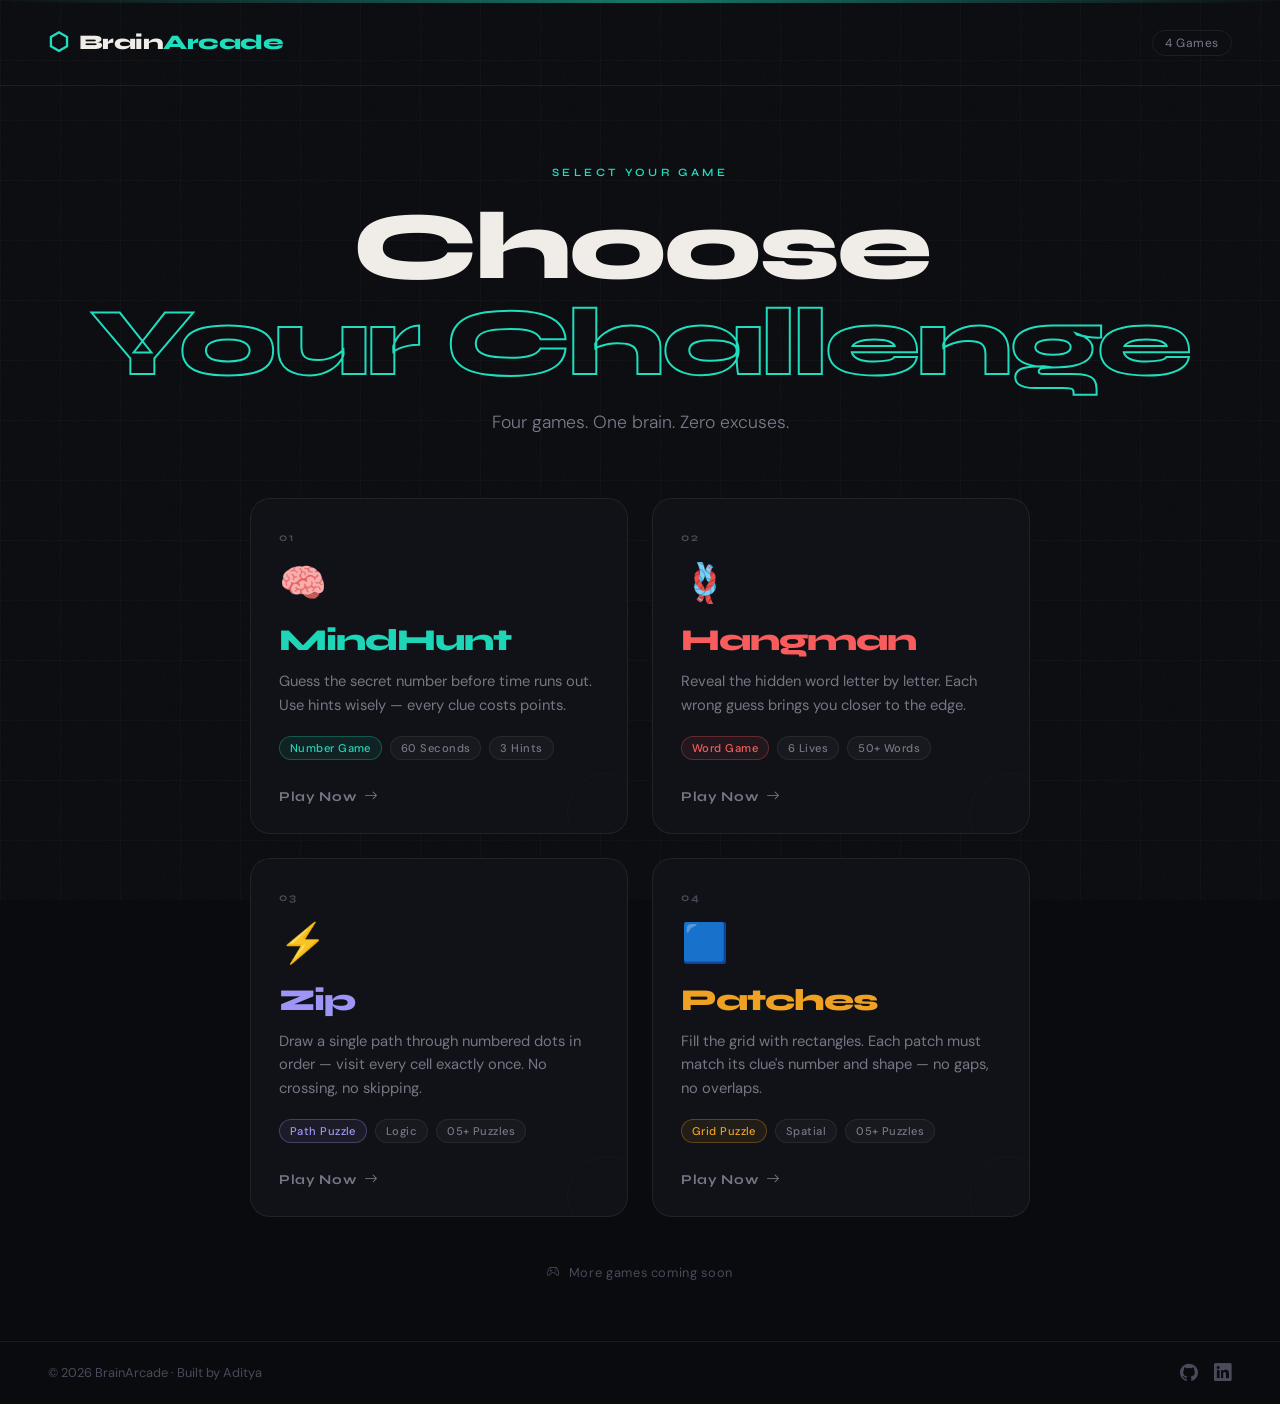
<file: index.html>
<!DOCTYPE html>
<html lang="en">
<head>
  <meta charset="UTF-8">
  <meta name="viewport" content="width=device-width, initial-scale=1.0">
  <title>🕹️ BrainArcade</title>
  <link rel="stylesheet" href="BrainArcade.css">
  <link rel="stylesheet" href="https://cdn.jsdelivr.net/npm/bootstrap-icons@1.11.3/font/bootstrap-icons.css">
  <link rel="preconnect" href="https://fonts.googleapis.com">
  <link rel="stylesheet" href="https://fonts.googleapis.com/css2?family=Syne:wght@400;600;700;800&family=DM+Sans:wght@300;400;500&display=swap">
  <script src="https://cdnjs.cloudflare.com/ajax/libs/gsap/3.12.5/gsap.min.js"></script>
</head>
<body class="landing-body">
  <div class="noise-overlay"></div>
  <div class="grid-bg"></div>
  <div class="scanline"></div>

  <header class="arcade-header">
    <div class="logo-wrap">
      <span class="logo-icon">⬡</span>
      <span class="logo-text">Brain<em>Arcade</em></span>
    </div>
    <div class="header-tag">4 Games</div>
  </header>

  <main class="landing-main">
    <div class="hero-section">
      <p class="hero-eyebrow">SELECT YOUR GAME</p>
      <h1 class="hero-title">Choose <br><span class="title-accent">Your Challenge</span></h1>
      <p class="hero-sub">Four games. One brain. Zero excuses.</p>
    </div>

    <div class="game-grid">
      <!-- MindHunt Card -->
      <a href="mindhunt.html" class="game-card" id="card-mindhunt">
        <div class="card-glow glow-teal"></div>
        <div class="card-number">01</div>
        <div class="card-icon-wrap">
          <div class="card-icon">🧠</div>
        </div>
        <div class="card-body">
          <h2 class="card-title">MindHunt</h2>
          <p class="card-desc">Guess the secret number before time runs out. Use hints wisely — every clue costs points.</p>
          <div class="card-tags">
            <span class="tag tag-teal">Number Game</span>
            <span class="tag tag-gray">60 Seconds</span>
            <span class="tag tag-gray">3 Hints</span>
          </div>
        </div>
        <div class="card-cta">
          Play Now <i class="bi bi-arrow-right"></i>
        </div>
        <div class="card-corner-deco"></div>
      </a>

      <!-- Hangman Card -->
      <a href="hangman.html" class="game-card" id="card-hangman">
        <div class="card-glow glow-coral"></div>
        <div class="card-number">02</div>
        <div class="card-icon-wrap">
          <div class="card-icon">🪢</div>
        </div>
        <div class="card-body">
          <h2 class="card-title">Hangman</h2>
          <p class="card-desc">Reveal the hidden word letter by letter. Each wrong guess brings you closer to the edge.</p>
          <div class="card-tags">
            <span class="tag tag-coral">Word Game</span>
            <span class="tag tag-gray">6 Lives</span>
            <span class="tag tag-gray">50+ Words</span>
          </div>
        </div>
        <div class="card-cta">
          Play Now <i class="bi bi-arrow-right"></i>
        </div>
        <div class="card-corner-deco"></div>
      </a>

      <a href="zip.html" class="game-card" id="card-zip">
        <div class="card-glow glow-purple"></div>
        <div class="card-number">03</div>
        <div class="card-icon-wrap">
          <div class="card-icon">⚡</div>
        </div>
        <div class="card-body">
          <h2 class="card-title">Zip</h2>
          <p class="card-desc">Draw a single path through numbered dots in order — visit every cell exactly once. No crossing, no skipping.</p>
          <div class="card-tags">
            <span class="tag tag-purple">Path Puzzle</span>
            <span class="tag tag-gray">Logic</span>
            <span class="tag tag-gray">05+ Puzzles</span>
          </div>
        </div>
        <div class="card-cta">
          Play Now <i class="bi bi-arrow-right"></i>
        </div>
        <div class="card-corner-deco"></div>
      </a>

      <a href="patches.html" class="game-card" id="card-pt">
        <div class="card-glow glow-amber"></div>
        <div class="card-number">04</div>
        <div class="card-icon-wrap">
          <div class="card-icon">🟦</div>
        </div>
        <div class="card-body">
          <h2 class="card-title">Patches</h2>
          <p class="card-desc">Fill the grid with rectangles. Each patch must match its clue's number and shape — no gaps, no overlaps.</p>
          <div class="card-tags">
            <span class="tag tag-amber">Grid Puzzle</span>
            <span class="tag tag-gray">Spatial</span>
            <span class="tag tag-gray">05+ Puzzles</span>
          </div>
        </div>
        <div class="card-cta">
          Play Now <i class="bi bi-arrow-right"></i>
        </div>
        <div class="card-corner-deco"></div>
      </a>
    </div>

    <div class="landing-footer-note">
      <i class="bi bi-controller"></i> More games coming soon
    </div>
  </main>

  <footer class="landing-footer">
    <span>© 2026 BrainArcade · Built by Aditya</span>
    <div class="footer-links">
      <a href="https://github.com/aditya-k-bharti" target="_blank" rel="noopener noreferrer"><i class="bi bi-github"></i></a>
      <a href="https://linkedin.com/in/aditya-kumar-bharti-dev" target="_blank" rel="noopener noreferrer"><i class="bi bi-linkedin"></i></a>
    </div>
  </footer>

  <script src="app.js"></script>
</body>
</html>
</file>
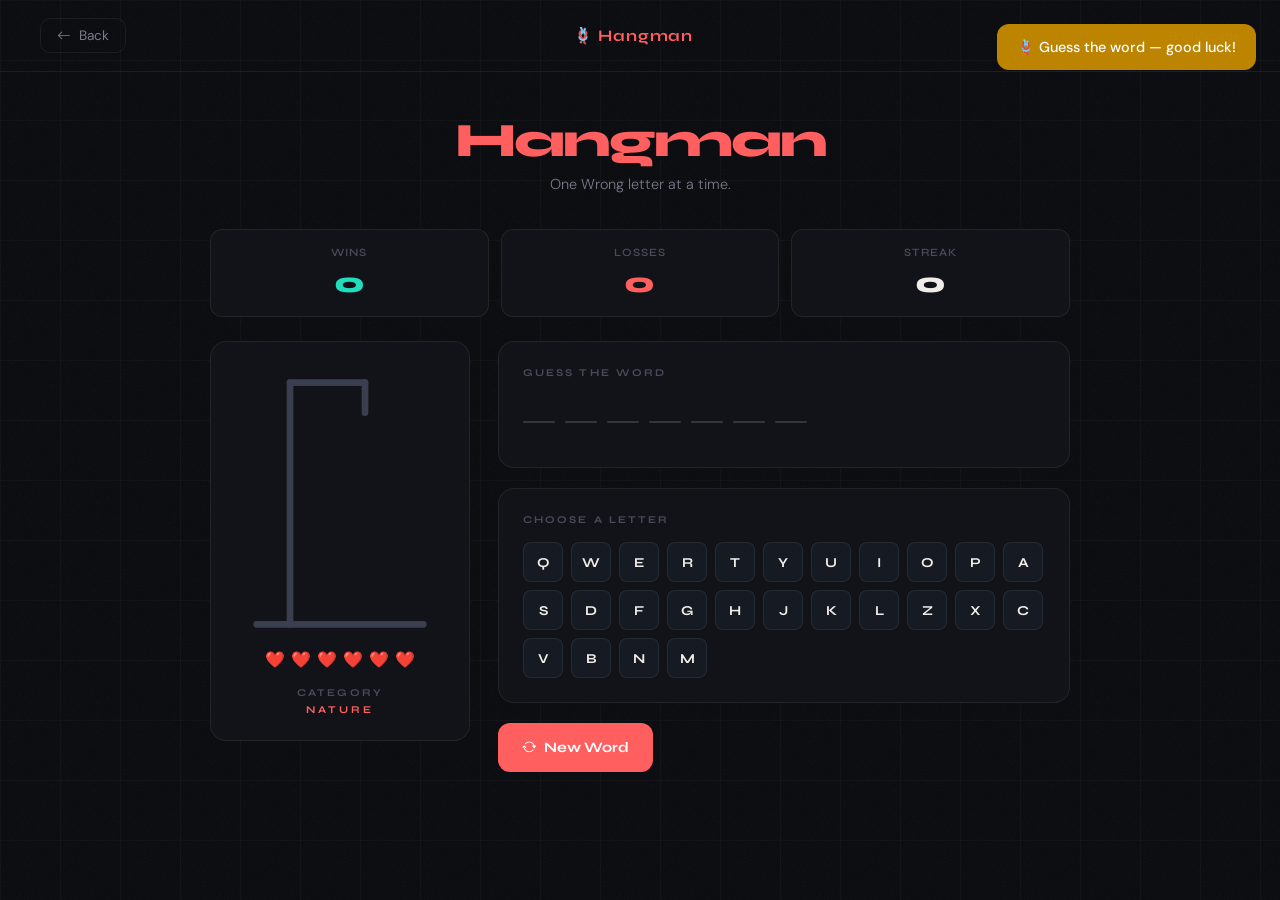
<file: hangman.html>
<!DOCTYPE html>
<html lang="en">
<head>
  <meta charset="UTF-8">
  <meta name="viewport" content="width=device-width, initial-scale=1.0">
  <title>🪢 Hangman — BrainArcade</title>
  <link rel="stylesheet" href="BrainArcade.css">
  <link rel="preconnect" href="https://fonts.googleapis.com">
  <link rel="stylesheet" href="https://fonts.googleapis.com/css2?family=Syne:wght@400;600;700;800&family=DM+Sans:wght@300;400;500&display=swap">
  <link rel="stylesheet" href="https://cdn.jsdelivr.net/npm/bootstrap-icons@1.11.3/font/bootstrap-icons.css">
  <script src="https://cdnjs.cloudflare.com/ajax/libs/gsap/3.12.5/gsap.min.js"></script>
</head>
<body class="game-body">
  <div class="noise-overlay"></div>
  <div class="grid-bg"></div>
  <div id="hm-toast"></div>

  <!-- Result Overlay -->
  <div class="result-overlay" id="hm-result-overlay">
    <div class="result-card">
      <div class="result-emoji" id="res-emoji">
        <div class="gift-blast-wrap" id="gift-blast-wrap">
          <canvas id="burst-canvas"></canvas>
          <div class="gift-icon-ring" id="gift-icon-ring">
            <i class="bi bi-gift-fill gift-icon" id="gift-icon"></i>
          </div>
        </div>
      </div>
      <div class="result-title" id="res-title">You Won!</div>
      <div class="result-word" id="res-word">The word was <span id="res-word-val">—</span></div>
      <div class="hm-play-again">
        <button class="btn-teal" onclick="hmNewGame()"><i class="bi bi-arrow-repeat"></i> Play Again</button>
        <button class="btn-coral hm-back" onclick="window.location.href='index.html'"><i class="bi bi-arrow-left"></i> Home</button>
      </div>
    </div>
  </div>

  <nav class="game-topbar">
    <button class="back-btn" onclick="window.location.href='index.html'">
      <i class="bi bi-arrow-left"></i> <span>Back</span>
    </button>
    <div class="topbar-game-title hangman-coral">🪢 Hangman</div>
    <div class="topbar-right">
      <span class="hangman-text">BrainArcade</span>
    </div>
  </nav>

  <div class="hm-wrap">
    <h1 class="hm-title">Hangman</h1>
    <p class="hm-sub">One Wrong letter at a time.</p>

    <!-- Stats -->
    <div class="hm-stats stats-hangman">
      <div class="stat-box">
        <div class="stat-box-label">Wins</div>
        <div class="stat-box-val hangman-teal" id="hm-wins">0</div>
      </div>
      <div class="stat-box">
        <div class="stat-box-label">Losses</div>
        <div class="stat-box-val hangman-coral" id="hm-losses">0</div>
      </div>
      <div class="stat-box">
        <div class="stat-box-label">Streak</div>
        <div class="stat-box-val" id="hm-streak">0</div>
      </div>
    </div>

    <div class="hm-layout">
      <!-- Left: Gallows -->
      <div class="hm-gallows-panel">
        <svg id="gallows-svg" viewBox="0 0 120 160" fill="none" xmlns="http://www.w3.org/2000/svg">
          <!-- Static structure -->
          <line x1="10" y1="155" x2="110" y2="155" stroke="#3a3f50" stroke-width="4" stroke-linecap="round"/>
          <line x1="30" y1="155" x2="30" y2="10" stroke="#3a3f50" stroke-width="4" stroke-linecap="round"/>
          <line x1="30" y1="10" x2="75" y2="10" stroke="#3a3f50" stroke-width="4" stroke-linecap="round"/>
          <line x1="75" y1="10" x2="75" y2="28" stroke="#3a3f50" stroke-width="4" stroke-linecap="round"/>
          <!-- Body parts (hidden initially) -->
          <circle id="hm-head" cx="75" cy="38" r="10" stroke="#ff5f5f" stroke-width="3" opacity="0"/>
          <line id="hm-body" x1="75" y1="48" x2="75" y2="90" stroke="#ff5f5f" stroke-width="3" stroke-linecap="round" opacity="0"/>
          <line id="hm-larm" x1="75" y1="60" x2="55" y2="78" stroke="#ff5f5f" stroke-width="3" stroke-linecap="round" opacity="0"/>
          <line id="hm-rarm" x1="75" y1="60" x2="95" y2="78" stroke="#ff5f5f" stroke-width="3" stroke-linecap="round" opacity="0"/>
          <line id="hm-lleg" x1="75" y1="90" x2="55" y2="115" stroke="#ff5f5f" stroke-width="3" stroke-linecap="round" opacity="0"/>
          <line id="hm-rleg" x1="75" y1="90" x2="95" y2="115" stroke="#ff5f5f" stroke-width="3" stroke-linecap="round" opacity="0"/>
        </svg>

        <div class="lives-row" id="hm-hearts">
          <span class="heart">❤️</span>
          <span class="heart">❤️</span>
          <span class="heart">❤️</span>
          <span class="heart">❤️</span>
          <span class="heart">❤️</span>
          <span class="heart">❤️</span>
        </div>

        <div class="hm-cate">
          <div class="panel-label hangman-category">Category</div>
          <div class="hm-category" id="hm-category-label">—</div>
        </div>
      </div>

      <!-- Right: Word + Keyboard -->
      <div class="hm-main-col">
        <div class="panel">
          <div class="panel-label">Guess the Word</div>
          <div class="word-display" id="hm-word-display"></div>
        </div>

        <div class="panel">
          <div class="panel-label">Choose a letter</div>
          <div class="keyboard" id="hm-keyboard"></div>
        </div>

        <div class="mh-actions">
          <button class="btn-coral" onclick="hmNewGame()"><i class="bi bi-arrow-repeat"></i> New Word</button>
        </div>
      </div>
    </div>
  </div>

  <script src="app.js"></script>
  <script src="hangman.js"></script>
</body>
</html>
</file>
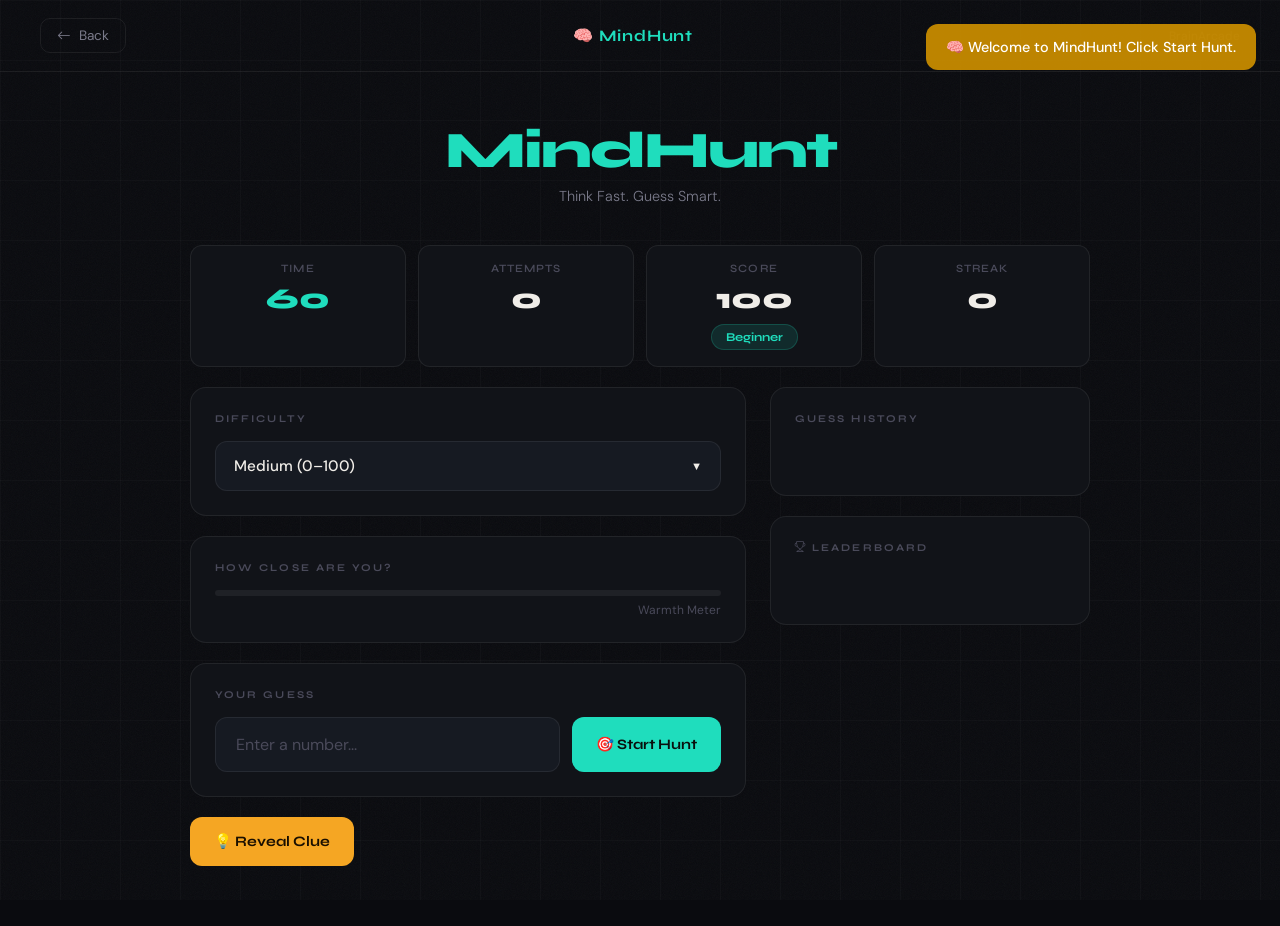
<file: mindhunt.html>
<!DOCTYPE html>
<html lang="en">
<head>
  <meta charset="UTF-8">
  <meta name="viewport" content="width=device-width, initial-scale=1.0">
  <title>🧠 MindHunt - A Brain Teaser</title>
  <link rel="stylesheet" href="BrainArcade.css">
  <link rel="preconnect" href="https://fonts.googleapis.com">
  <link rel="stylesheet" href="https://fonts.googleapis.com/css2?family=Syne:wght@400;600;700;800&family=DM+Sans:wght@300;400;500&display=swap">
  <link rel="stylesheet" href="https://cdn.jsdelivr.net/npm/bootstrap-icons@1.11.3/font/bootstrap-icons.css">
  <script src="https://cdnjs.cloudflare.com/ajax/libs/gsap/3.12.5/gsap.min.js"></script>
</head>
<body class="game-body">
  <div class="noise-overlay"></div>
  <div class="grid-bg"></div>
  <div id="mh-toast" class=""></div>

  <nav class="game-topbar">
    <button class="back-btn" onclick="window.location.href='index.html'"><i class="bi bi-arrow-left"></i> Back</button>
    <div class="topbar-game-title mindhunt-teal">🧠 MindHunt</div>
    <div class="topbar-right">
      <span class="mindhunt-text">BrainArcade</span>
    </div>
  </nav>

  <div class="mindhunt-wrap">
    <div class="mh-title-row">
      <h1 class="mh-title">MindHunt</h1>
      <p class="mh-sub">Think Fast. Guess Smart.</p>
    </div>

    <!-- Stats row -->
    <div class="stats-row mh-stats">
      <div class="stat-box">
        <div class="stat-box-label">Time</div>
        <div class="stat-box-val" id="mh-timer-val">60</div>
      </div>
      <div class="stat-box">
        <div class="stat-box-label">Attempts</div>
        <div class="stat-box-val" id="mh-attempts-val">0</div>
      </div>
      <div class="stat-box">
        <div class="stat-box-label">Score</div>
        <div class="stat-box-val" id="mh-score-val">100</div>
        <div id="mh-badge" class="badge-pill">Beginner</div>
      </div>
      <div class="stat-box">
        <div class="stat-box-label">Streak</div>
        <div class="stat-box-val" id="mh-streak-val">0</div>
      </div>
    </div>

    <div class="mh-layout">
      <!-- main column -->
      <div class="mh-main-col">
        <!-- Difficulty -->
        <div class="panel mh-panel">
          <div class="panel-label">Difficulty</div>
          <button class="diff-btn" id="mh-diff-btn">
            <span id="mh-diff-label">Medium (0–100)</span>
            <span class="chevron">▼</span>
          </button>
          <div class="diff-dropdown" id="mh-diff-dropdown">
            <div class="diff-item" data-value="50">Easy &nbsp;<small class="mh-diff-item">0 – 50</small></div>
            <div class="diff-item active" data-value="100">Medium &nbsp;<small class="mh-diff-item">0 – 100</small></div>
            <div class="diff-item" data-value="500">Hard &nbsp;<small class="mh-diff-item">0 – 500</small></div>
          </div>
        </div>

        <!-- Progress -->
        <div class="panel">
          <div class="panel-label">How close are you?</div>
          <div class="progress-track">
            <div class="progress-fill" id="mh-progress"></div>
          </div>
          <div class="mh-warmth-meter">Warmth Meter</div>
        </div>

        <!-- Input -->
        <div class="panel">
          <div class="panel-label">Your Guess</div>
          <div class="mh-input-row">
            <input type="number" id="mh-input" class="mh-input" placeholder="Enter a number..." min="0" autocomplete="off" disabled>
            <button class="btn-teal" id="mh-submit-btn" onclick="mhHandleStart()">🎯 Start Hunt</button>
          </div>
        </div>

        <!-- Actions -->
        <div class="mh-actions">
          <button class="btn-amber" id="mh-hint-btn" onclick="mhGetHint()">💡 Reveal Clue</button>
          <button class="btn-coral hidden" id="mh-restart-btn" onclick="mhRestart()"><i class="bi bi-arrow-repeat"></i> Hunt Again</button>
        </div>
      </div>

      <!-- Side Column -->
      <div class="mh-side-col">
        <!-- Guess history -->
        <div class="panel">
          <div class="panel-label">Guess History</div>
          <ul class="chip-list" id="mh-history"></ul>
        </div>

        <!-- Leaderboard -->
        <div class="panel">
          <div class="panel-label"><i class="bi bi-trophy"></i> Leaderboard</div>
          <ul class="chip-list" id="mh-leaderboard"></ul>
        </div>
      </div>
    </div>
  </div>

  <script src="app.js"></script>
  <script src="mindhunt.js"></script>
</body>
</html>
</file>
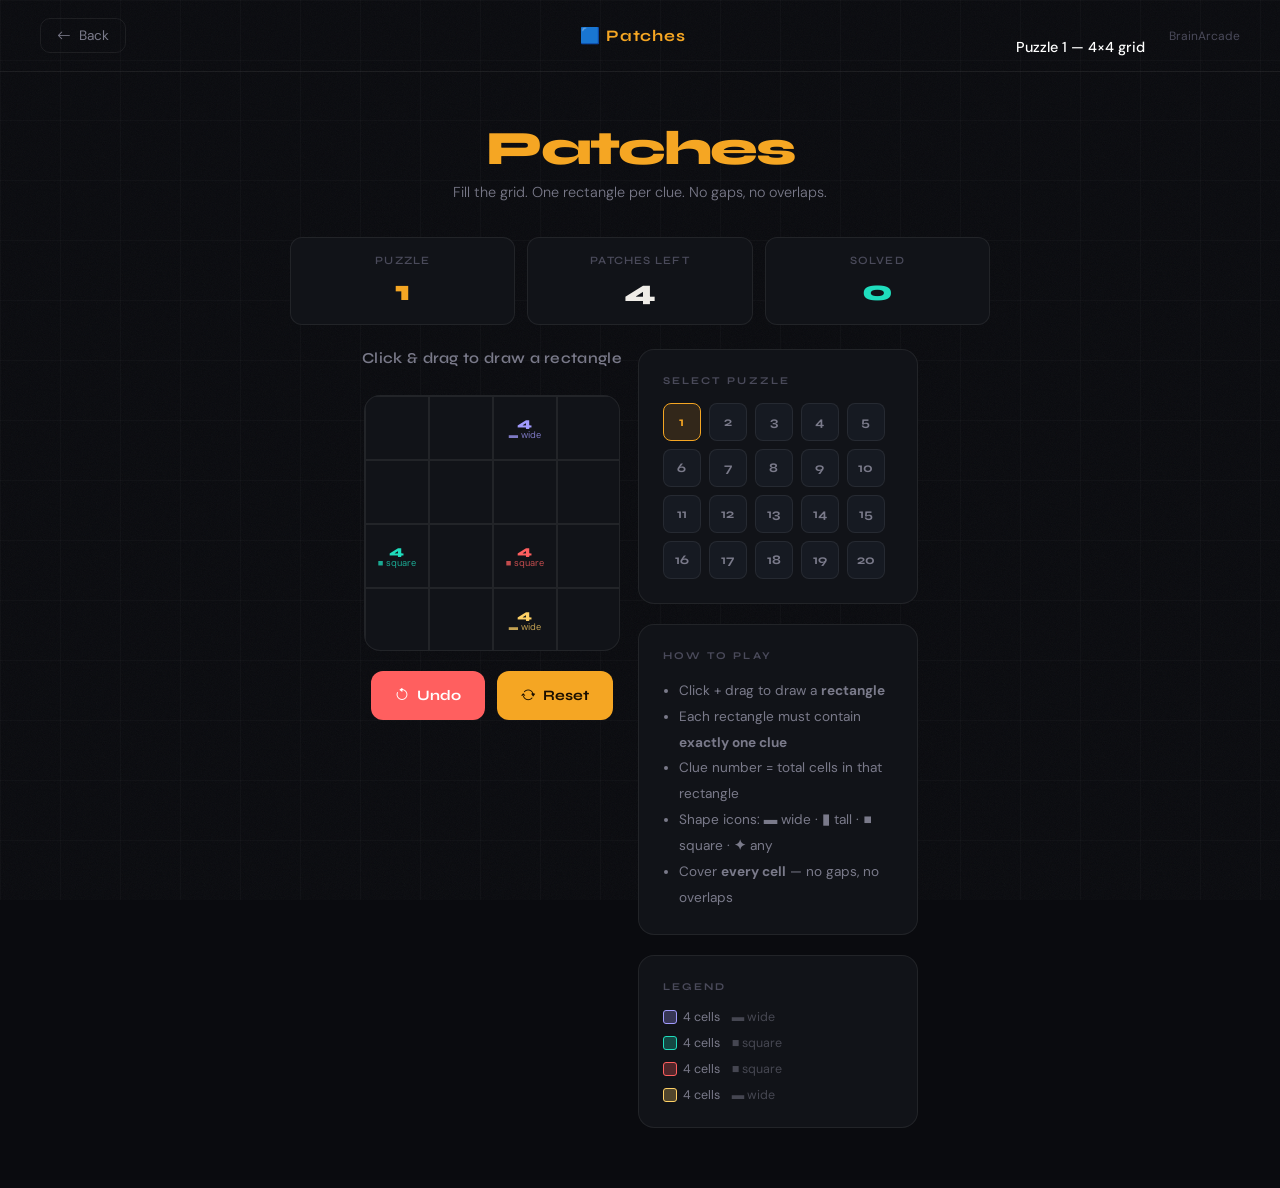
<file: patches.html>
<!DOCTYPE html>
<html lang="en">
<head>
  <meta charset="UTF-8">
  <meta name="viewport" content="width=device-width, initial-scale=1.0">
  <title>🟦 Patches — BrainArcade</title>
  <link rel="stylesheet" href="BrainArcade.css">
  <link rel="preconnect" href="https://fonts.googleapis.com">
  <link rel="stylesheet" href="https://fonts.googleapis.com/css2?family=Syne:wght@400;600;700;800&family=DM+Sans:wght@300;400;500&display=swap">
  <link rel="stylesheet" href="https://cdn.jsdelivr.net/npm/bootstrap-icons@1.11.3/font/bootstrap-icons.css">
  <script src="https://cdnjs.cloudflare.com/ajax/libs/gsap/3.12.5/gsap.min.js"></script>
</head>
<body class="game-body">
  <div class="noise-overlay"></div>
  <div class="grid-bg"></div>
  <div id="pt-toast"></div>

  <nav class="game-topbar">
    <button class="back-btn" onclick="pageExit('index.html')">
      <i class="bi bi-arrow-left"></i> Back
    </button>
    <div class="topbar-game-title patches-amber">🟦 Patches</div>
    <div class="topbar-right">
      <span class="patches-text">BrainArcade</span>
    </div>
  </nav>

  <div class="patches-wrap">
    <h1 class="patches-title">Patches</h1>
    <p class="patches-sub">Fill the grid. One rectangle per clue. No gaps, no overlaps.</p>

    <!-- Stats — mirrors .hm-stats from Hangman -->
    <div class="pt-stats">
      <div class="stat-box">
        <div class="stat-box-label">Puzzle</div>
        <div class="stat-box-val" id="pt-puzzle-num">1</div>
      </div>
      <div class="stat-box">
        <div class="stat-box-label">Patches Left</div>
        <div class="stat-box-val" id="pt-remaining">—</div>
      </div>
      <div class="stat-box">
        <div class="stat-box-label">Solved</div>
        <div class="stat-box-val" id="pt-solved" style="color:var(--teal);">0</div>
      </div>
    </div>

    <!-- Main layout -->
    <div class="pt-layout">

      <!-- Left: grid -->
      <div class="pt-main-col">
        <div id="pt-status" class="patches-status" style="color:var(--text-muted);">
          Click &amp; drag to draw a rectangle
        </div>
        <div class="patches-grid-wrap" id="pt-grid"></div>
        <div class="mh-actions">
          <button class="btn-coral" onclick="ptUndo()"><i class="bi bi-arrow-counterclockwise"></i> Undo</button>
          <button class="btn-amber" onclick="ptReset()"><i class="bi bi-arrow-repeat"></i> Reset</button>
        </div>
      </div>

      <!-- Right: puzzle picker + rules + legend -->
      <div class="pt-side-col">
        <div class="panel">
          <div class="panel-label">Select Puzzle</div>
          <div id="pt-puzzle-select"></div>
        </div>
        <div class="panel">
          <div class="panel-label">How to Play</div>
          <ul style="color:var(--text-muted);font-size:0.85rem;padding-left:16px;line-height:1.9;margin:0;">
            <li>Click + drag to draw a <strong>rectangle</strong></li>
            <li>Each rectangle must contain <strong>exactly one clue</strong></li>
            <li>Clue number = total cells in that rectangle</li>
            <li>Shape icons: <strong>▬</strong> wide · <strong>▮</strong> tall · <strong>■</strong> square · <strong>✦</strong> any</li>
            <li>Cover <strong>every cell</strong> — no gaps, no overlaps</li>
          </ul>
        </div>
        <div class="panel">
          <div class="panel-label">Legend</div>
          <div class="patches-legend" id="pt-legend"></div>
        </div>
      </div>

    </div>
  </div>

  <script src="app.js"></script>
  <script src="patches.js"></script>
</body>
</html>
</file>
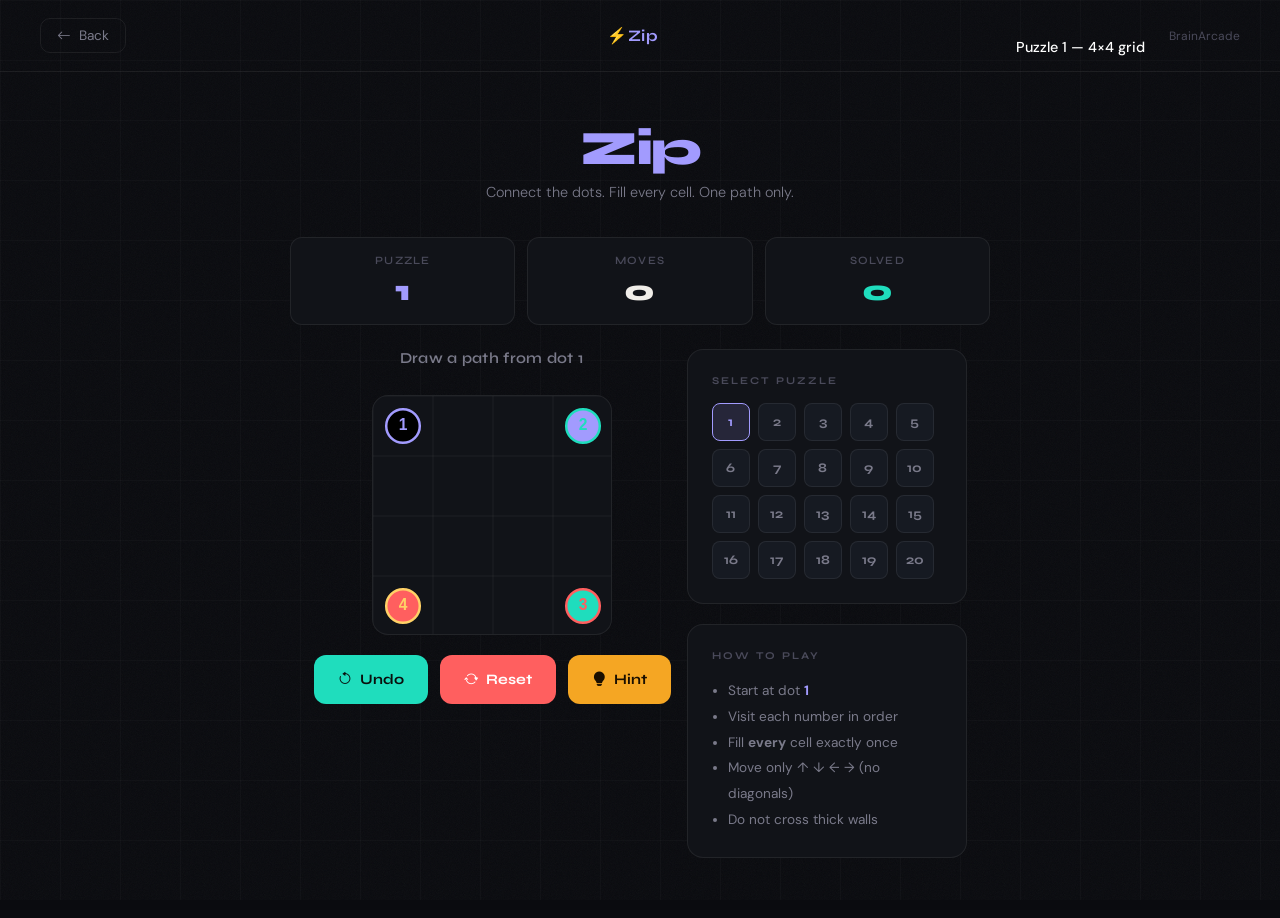
<file: zip.html>
<!DOCTYPE html>
<html lang="en">
<head>
  <meta charset="UTF-8">
  <meta name="viewport" content="width=device-width, initial-scale=1.0">
  <title>⚡ Zip — BrainArcade</title>
  <link rel="stylesheet" href="BrainArcade.css">
  <link rel="preconnect" href="https://fonts.googleapis.com">
  <link rel="stylesheet" href="https://fonts.googleapis.com/css2?family=Syne:wght@400;600;700;800&family=DM+Sans:wght@300;400;500&display=swap">
  <link rel="stylesheet" href="https://cdn.jsdelivr.net/npm/bootstrap-icons@1.11.3/font/bootstrap-icons.css">
  <script src="https://cdnjs.cloudflare.com/ajax/libs/gsap/3.12.5/gsap.min.js"></script>
</head>
<body class="game-body">
  <div class="noise-overlay"></div>
  <div class="grid-bg"></div>
  <div id="zip-toast"></div>

  <nav class="game-topbar">
    <button class="back-btn" onclick="pageExit('index.html')">
      <i class="bi bi-arrow-left"></i> Back
    </button>
    <div class="topbar-game-title zip-purple">⚡Zip</div>
    <div class="topbar-right">
      <span class="zip-text">BrainArcade</span>
    </div>
  </nav>
  
  <div class="zip-wrap">
    <h1 class="zip-title">Zip</h1>
    <p class="zip-sub">Connect the dots. Fill every cell. One path only.</p>

    <div class="zip-stats">
      <div class="stat-box">
        <div class="stat-box-label">Puzzle</div>
        <div class="stat-box-val" id="zip-puzzle-count">1</div>
      </div>
      <div class="stat-box">
        <div class="stat-box-label">Moves</div>
        <div class="stat-box-val" id="zip-moves">0</div>
      </div>
      <div class="stat-box">
        <div class="stat-box-label">Solved</div>
        <div class="stat-box-val" id="zip-solved" style="color:var(--teal)">0</div>
      </div>
    </div>

    <!-- Main layout -->
    <div class="zip-layout">

      <!-- Left: canvas -->
      <div class="zip-main-col">
        <div id="zip-status" class="zip-status" style="color:var(--text-muted);">Draw a path from dot 1</div>
        <div class="zip-grid-wrap" id="zip-grid-wrap">
          <canvas id="zip-canvas"></canvas>
        </div>
        <div class="mh-actions">
          <button class="btn-teal"  onclick="zipUndo()"><i class="bi bi-arrow-counterclockwise"></i> Undo</button>
          <button class="btn-coral" onclick="zipReset()"><i class="bi bi-arrow-repeat"></i> Reset</button>
          <button class="btn-amber" onclick="zipHint()"><i class="bi bi-lightbulb-fill"></i> Hint</button>
        </div>
      </div>

      <!-- Right: puzzle picker + rules -->
      <div class="zip-side-col">
        <div class="panel">
          <div class="panel-label">Select Puzzle</div>
          <div class="zip-puzzle-select" id="zip-puzzle-select"></div>
        </div>
        <div class="panel">
          <div class="panel-label">How to Play</div>
          <ul style="color:var(--text-muted);font-size:0.85rem;padding-left:16px;line-height:1.9;margin:0;">
            <li>Start at dot <strong class="zip-purple">1</strong></li>
            <li>Visit each number in order</li>
            <li>Fill <strong>every</strong> cell exactly once</li>
            <li>Move only ↑ ↓ ← → (no diagonals)</li>
            <li>Do not cross thick walls</li>
          </ul>
        </div>
      </div>

    </div>
  </div>


  <script src="app.js"></script>
  <script src="zip.js"></script>
</body>
</html>
</file>
<file: BrainArcade.css>
/* Base Reset */
*, *::before, *::after {
  margin: 0;
  padding: 0;
  box-sizing: border-box;
}

:root{
  --teal: #1fddbd;
  --teal-dim: #0e9eb7;
  --coral: #ff5f5f;
  --coral-dim: #c93a3a;
  --purple: #a29bfe;
  --purple-dim: #7b72e9;
  --amber: #f5a623;
  --amber-dim: #c47d0e;
  --bg-dark: #0a0b0f;
  --bg-card: #111318;
  --bg-card2: #161a22;
  --border: rgba(255, 255, 255, 0.07);
  --border-hover: rgba(255, 255, 255, 0.15);
  --text: #f0ede8;
  --text-muted: #7a7a8a;
  --text-dim: #4a4a5a;
  --font-head: 'Syne', sans-serif;
  --font-body: 'DM Sans', sans-serif;
}

html{
  scroll-behavior: smooth;
}

body{
  font-family: var(--font-body);
  background: var(--bg-dark);
  color: var(--text);
  min-height: 100vh;
  overflow-x: hidden;
}

a{
  text-decoration: none;
  color: inherit;
}

/* Textures */
.noise-overlay{
  pointer-events: none;
  position: fixed;
  inset: 0;
  z-index: 0;
  opacity: 0.04;
  background-image: url("data:image/svg+xml,%3Csvg viewBox='0 0 256 256' xmlns='http://www.w3.org/2000/svg'%3E%3Cfilter id='noise'%3E%3CfeTurbulence type='fractalNoise' baseFrequency='0.9' numOctaves='4' stitchTiles='stitch'/%3E%3C/filter%3E%3Crect width='100%25' height='100%25' filter='url(%23noise)'/%3E%3C/svg%3E");
  background-size: 200px 200px;
}

.grid-bg{
  pointer-events: none;
  position: fixed;
  inset: 0;
  z-index: 0;
  background-image: linear-gradient(rgba(255, 255, 255, 0.025) 1px, transparent 1px), 
  linear-gradient(90deg, rgba(255, 255, 255, 0.025) 1px, transparent 1px);
  background-size: 60px 60px;
}

.scanline{
  pointer-events: none;
  position: fixed;
  top: 0;
  left: 0;
  right: 0;
  height: 3px;
  background: linear-gradient(90deg, transparent, var(--teal), transparent);
  z-index: 100;
  opacity: 0.5;
  animation: scanMove 6s ease-in-out infinite;
}

@keyframes scanMove {
  0% {
    top: -5px;
    opacity: 0;
  }
  50% {
    opacity: 0.6;
  }
  95%{
    opacity: 0.4;
  }
  100% {
    top: 100vh;
    opacity: 0;
  }
}

.landing-body{
  display: flex;
  flex-direction: column;
  min-height: 100vh;
}

.arcade-header{
  position: relative;
  z-index: 10;
  display: flex;
  align-items: center;
  justify-content: space-between;
  padding: 28px 48px;
  border-bottom: 1px solid var(--border);
}

.logo-wrap{
  display: flex;
  align-items: center;
  gap: 10px;
  font-family: var(--font-head);
  font-size: 1.3rem;
  font-weight: 800;
  letter-spacing: -0.5px;
}

.logo-icon{
  color: var(--teal);
  font-size: 1.5rem;
  animation: spin 8s linear infinite;
}

@keyframes spin {
  to{
    transform: rotate(360deg);
  } 
}

.logo-text em{
  color: var(--teal);
  font-style: normal;
}

.header-tag{
  font-size: 0.75rem;
  color: var(--text-muted);
  border: 1px solid var(--border);
  padding: 4px 12px;
  border-radius: 20px;
  letter-spacing: 0.05em;
}

.landing-main{
  flex: 1;
  position: relative;
  z-index: 1;
  display: flex;
  flex-direction: column;
  align-items: center;
  padding: 80px 24px 60px;
}

.hero-section{
  text-align: center;
  margin-bottom: 64px;
}

.hero-eyebrow{
  font-family: var(--font-head);
  font-size: 0.7rem;
  font-weight: 600;
  letter-spacing: 0.3em;
  color: var(--teal);
  margin-bottom: 20px;
  opacity: 0;
}

.hero-title{
  font-family: var(--font-head);
  font-size: clamp(3rem, 8vw, 6rem);
  font-weight: 800;
  line-height: 1.0;
  letter-spacing: -3px;
  margin-bottom: 20px;
  opacity: 0;
}

.title-accent{
  color: transparent;
  -webkit-text-stroke: 2px var(--teal);
}

.hero-sub{
  font-size: 1.1rem;
  color: var(--text-muted);
  font-weight: 300;
  opacity: 0;
}

/* Game Cards */
.game-grid{
  display: grid;
  grid-template-columns: repeat(auto-fit, minmax(300px, 1fr));
  gap: 24px;
  width: 100%;
  max-width: 780px;
  opacity: 0;
}

.game-card{
  position: relative;
  display: flex;
  flex-direction: column;
  background: var(--bg-card);
  border: 1px solid var(--border);
  border-radius: 20px;
  padding: 32px 28px 28px;
  overflow: hidden;
  cursor: pointer;
  transition: border-color 0.3s ease, transform 0.3s ease;
}

.game-card:hover{
  border-color: var(--border-hover);
  transform: translateY(-6px);
}

.card-glow{
  position: absolute;
  top: -60px;
  left: 50%;
  transform: translateX(-50%);
  width: 200px;
  height: 200px;
  border-radius: 50%;
  filter: blur(60px);
  opacity: 0;
  transition: opacity 0.4s ease;
  pointer-events: none;
}

.glow-teal{
  background: var(--teal);
}

.glow-coral{
  background: var(--coral);
}

.glow-purple{
  background: var(--purple);
}

.glow-amber{
  background: var(--amber);
}

.game-card:hover .card-glow{
  opacity: 0.18;
}

.card-number{
  font-family: var(--font-head);
  font-size: 0.7rem;
  font-weight: 700;
  letter-spacing: 0.2em;
  color: var(--text-dim);
  margin-bottom: 20px;
}

.card-icon-wrap{
  margin-bottom: 20px;
}

.card-icon{
  font-size: 2.4rem;
  line-height: 1;
}

.card-body{
  flex: 1;
  margin-bottom: 28px;
}

.card-title{
  font-family: var(--font-head);
  font-size: 1.9rem;
  font-weight: 800;
  letter-spacing: -1px;
  margin-bottom: 12px;
}

#card-mindhunt .card-title{
  color: var(--teal);
}

#card-hangman .card-title{
  color: var(--coral);
}

#card-zip .card-title{
  color: var(--purple);
}

#card-pt .card-title{
  color: var(--amber);
}

.card-desc{
  font-size: 0.92rem;
  color: var(--text-muted);
  line-height: 1.6;
  margin-bottom: 18px;
}

.card-tags{
  display: flex;
  flex-wrap: wrap;
  gap: 8px;
}

.tag{
  font-size: 0.7rem;
  font-weight: 500;
  letter-spacing: 0.04em;
  padding: 4px 10px;
  border-radius: 20px;
  border: 1px solid;
}

.tag-teal{ 
  color: var(--teal);  
  border-color: rgba(31,221,189,0.3);  
  background: rgba(31,221,189,0.08); 
}

.tag-coral{ 
  color: var(--coral); 
  border-color: rgba(255,95,95,0.3);   
  background: rgba(255,95,95,0.08); 
}

.tag-purple{ 
  color: var(--purple); 
  border-color: rgba(162,155,254,0.3); 
  background: rgba(162,155,254,0.08); 
}

.tag-amber{ 
  color: var(--amber); 
  border-color: rgba(245,166,35,0.3); 
  background: rgba(245,166,35,0.08); 
}

.tag-gray{ 
  color: var(--text-muted); 
  border-color: var(--border); 
  background: rgba(255,255,255,0.03); 
}

.card-cta{
  display: flex;
  align-items: center;
  gap: 8px;
  font-family: var(--font-head);
  font-size: 0.85rem;
  font-weight: 700;
  letter-spacing: 0.05em;
  color: var(--text-muted);
  transition: color 0.3s, gap 0.3s;
}

#card-mindhunt:hover .card-cta{ 
  color: var(--teal); 
  gap: 14px; 
}

#card-hangman:hover  .card-cta{ 
  color: var(--coral); 
  gap: 14px; 
}

#card-zip:hover  .card-cta{ 
  color: var(--purple);
  gap: 14px; 
}

#card-pt:hover  .card-cta{ 
  color: var(--amber);
  gap: 14px; 
}

.card-corner-deco{
  position: absolute;
  bottom: -20px; right: -20px;
  width: 80px; height: 80px;
  border-radius: 50%;
  border: 1px solid var(--border);
  opacity: 0.3;
}

.landing-footer-note{
  margin-top: 48px;
  font-size: 0.8rem;
  color: var(--text-dim);
  display: flex;
  align-items: center;
  gap: 8px;
  letter-spacing: 0.05em;
}

.landing-footer{
  position: relative; z-index: 1;
  display: flex;
  justify-content: space-between;
  align-items: center;
  padding: 20px 48px;
  border-top: 1px solid var(--border);
  font-size: 0.8rem;
  color: var(--text-dim);
}

.footer-links{ 
  display: flex; 
  gap: 16px; 
  font-size: 1.1rem; 
}

.footer-links a{ 
  color: var(--text-dim); 
  transition: color 0.3s; 
}

.footer-links a:hover{ 
  color: var(--teal); 
}

/* Game Page Shared Styles */
.game-body{
  min-height: 100vh;
  display: flex;
  flex-direction: column;
}

.game-topbar{
  position: relative; z-index: 10;
  display: flex;
  align-items: center;
  justify-content: space-between;
  padding: 18px 40px;
  border-bottom: 1px solid var(--border);
}

.back-btn{
  display: flex; align-items: center; gap: 8px;
  font-size: 0.85rem;
  color: var(--text-muted);
  border: 1px solid var(--border);
  padding: 8px 16px;
  border-radius: 10px;
  transition: all 0.3s;
  cursor: pointer;
  background: transparent;
  font-family: var(--font-body);
}

.back-btn:hover{ 
  color: var(--text); 
  border-color: var(--border-hover); 
}

.topbar-game-title{
  font-family: var(--font-head);
  font-size: 1rem;
  font-weight: 700;
  letter-spacing: 0.05em;
}

.topbar-right{ 
  width: 100px; 
  display: flex; 
  justify-content: flex-end; 
}

/* MindHunt Styles */
.mindhunt-teal{
  color: var(--teal);
}

.mindhunt-text{
  font-size: 0.75rem;
  color: var(--text-dim);
}

.mindhunt-wrap{
  flex: 1;
  position: relative;
  z-index: 1;
  display: flex;
  flex-direction: column;
  align-items: center;
  padding: 48px 24px 60px;
}

.mh-title-row{
  text-align: center;
  margin-bottom: 40px;
}

.mh-title{
  font-family: var(--font-head);
  font-size: clamp(2rem, 5vw, 3.2rem);
  font-weight: 800;
  letter-spacing: -2px;
  color: var(--teal);
  margin-bottom: 6px;
}

.mh-sub{
  font-size: 0.9rem;
  color: var(--text-muted);
  font-weight: 300;
}

.mh-stats{
  width:100%;
  max-width: 900px;
  margin-bottom: 20px;
}

.stats-row{
  display: grid;
  grid-template-columns: repeat(4, 1fr);
  gap: 12px;
}

.stat-box{
  background: var(--bg-card);
  border: 1px solid var(--border);
  border-radius: 12px;
  padding: 16px;
  text-align: center;
}

.stat-box-label{
  font-size: 0.7rem;
  color: var(--text-dim);
  letter-spacing: 0.1em;
  text-transform: uppercase;
  margin-bottom: 6px;
  font-family: var(--font-head);
  font-weight: 600;
}

.stat-box-val{
  font-family: var(--font-head);
  font-size: 1.8rem;
  font-weight: 800;
  color: var(--text);
}

#mh-timer-val{
  color: var(--teal);
}

.mh-layout{
  display: grid;
  grid-template-columns: 1fr 320px;
  gap: 24px;
  width: 100%;
  max-width: 900px;
}

.mh-main-col{
  display: flex;
  flex-direction: column;
  gap: 20px;
}

.panel{
  background: var(--bg-card);
  border: 1px solid var(--border);
  border-radius: 16px;
  padding: 24px;
}

.mh-panel{
  position: relative;
}

.panel-label{
  font-family: var(--font-head);
  font-size: 0.65rem;
  font-weight: 700;
  letter-spacing: 0.2em;
  color: var(--text-dim);
  text-transform: uppercase;
  margin-bottom: 16px;
}

.diff-btn{
  width: 100%;
  display: flex;
  align-items: center;
  justify-content: space-between;
  padding: 14px 18px;
  background: var(--bg-card2);
  border: 1px solid var(--border);
  border-radius: 12px;
  color: var(--text);
  font-family: var(--font-body);
  font-size: 0.95rem;
  font-weight: 500;
  cursor: pointer;
  transition: border-color 0.3s;
  position: relative;
}

.diff-btn:hover{
  border-color: var(--border-hover);
}

.diff-btn .chevron{
  transition: transform 0.3s;
  font-size: 0.7rem;
}

.diff-btn.open .chevron{
  transform: rotate(180deg);
}

.diff-dropdown{
  position: absolute;
  top: calc(100% + 8px); left: 0; right: 0;
  background: #1a1e28;
  border: 1px solid var(--border-hover);
  border-radius: 12px;
  overflow: hidden;
  z-index: 50;
  transform: translateY(-8px);
  opacity: 0;
  pointer-events: none;
  transition: all 0.25s ease;
}

.diff-dropdown.open{ 
  transform: translateY(0); 
  opacity: 1; 
  pointer-events: auto; 
}

.diff-item{
  padding: 13px 18px;
  cursor: pointer;
  font-size: 0.9rem;
  color: var(--text-muted);
  transition: all 0.2s;
  display: flex; align-items: center; justify-content: space-between;
}

.mh-diff-item{
  color: var(--text-dim);
}

.diff-item:hover{ 
  background: rgba(255,255,255,0.05); 
  color: var(--text); 
  padding-left: 24px; 
}

.diff-item.active{ 
  color: var(--teal); 
}

.progress-track{
  width: 100%; height: 6px;
  background: rgba(255,255,255,0.06);
  border-radius: 10px;
  overflow: hidden;
  margin-bottom: 6px;
}

.progress-fill{
  height: 100%;
  width: 0%;
  background: linear-gradient(90deg, var(--teal-dim), var(--teal));
  border-radius: 10px;
  transition: width 0.4s ease;
}

.mh-warmth-meter{
  font-size: 0.75rem;
  color: var(--text-dim);
  text-align: right;
}

.mh-input-row{
  display: flex; 
  gap: 12px;
}

.mh-input{
  flex: 1;
  padding: 16px 20px;
  background: var(--bg-card2);
  border: 1px solid var(--border);
  border-radius: 12px;
  color: var(--text);
  font-family: var(--font-body);
  font-size: 1rem;
  outline: none;
  transition: border-color 0.3s;
}

.mh-input:focus{ 
  border-color: var(--teal); 
}

.mh-input::placeholder{ 
  color: var(--text-dim); 
}

.btn-teal, .btn-coral, .btn-amber{
  display: flex; 
  align-items: center; 
  gap: 8px;
  padding: 16px 24px;
  border: none;
  border-radius: 12px;
  font-family: var(--font-head);
  font-size: 0.9rem;
  font-weight: 700;
  cursor: pointer;
  transition: all 0.25s;
  white-space: nowrap;
}

.btn-teal{ 
  background: var(--teal);  
  color: #0a0f0d; 
}

.btn-coral{ 
  background: var(--coral); 
  color: #fff; 
}

.btn-amber{ 
  background: #f5a623; 
  color: #1a0f00; 
}

.btn-teal:hover{ 
  background: #25ffe0; 
  transform: translateY(-2px); 
}

.btn-coral:hover{ 
  background: #ff7070; 
  transform: translateY(-2px); 
}

.btn-amber:hover{ 
  background: #ffc158; 
  transform: translateY(-2px); 
}

.btn-teal:disabled, .btn-coral:disabled{ 
  opacity: 0.4; 
  cursor: not-allowed; 
  transform: none; 
}

.mh-actions{ 
  display: flex; 
  gap: 12px; 
  flex-wrap: wrap; 
}

.hidden{
  display: none;
}

.mh-side-col{ 
  display: flex; 
  flex-direction: column; 
  gap: 20px; 
}

.chip-list{
  display: flex; 
  flex-wrap: wrap; 
  gap: 8px;
  padding: 0; 
  list-style: none;
  min-height: 30px;
}

.chip-list li {
  font-size: 0.8rem;
  padding: 4px 10px;
  background: rgba(255,255,255,0.06);
  border-radius: 20px;
  color: var(--text-muted);
}

.badge-pill {
  display: inline-block;
  margin-top: 8px;
  padding: 5px 14px;
  border-radius: 20px;
  font-size: 0.75rem;
  font-weight: 700;
  font-family: var(--font-head);
  background: rgba(31,221,189,0.12);
  color: var(--teal);
  border: 1px solid rgba(31,221,189,0.2);
}

#mh-toast {
  position: fixed;
  top: 24px; 
  right: 24px;
  min-width: 260px;
  padding: 14px 20px;
  border-radius: 12px;
  color: white;
  font-weight: 500;
  font-size: 0.9rem;
  z-index: 999;
  opacity: 0;
  transform: translateX(60px);
  transition: all 0.35s ease;
  pointer-events: none;
}

#mh-toast.show{ 
  opacity: 1; 
  transform: translateX(0); 
}

#mh-toast.success{ 
  background: linear-gradient(135deg, #1fddbd, #0e9e87); 
}

#mh-toast.error{ 
  background: rgba(200,50,50,0.95); 
}

#mh-toast.warning{ 
  background: rgba(200,140,0,0.95); 
}

/* Hangman Styles */
.result-overlay{
  position: fixed;
  inset: 0;
  background: rgba(0, 0, 0, 0.85);
  z-index: 200;
  display: flex;
  align-items: center;
  justify-content: center;
  opacity: 0;
  pointer-events: none;
  transition: opacity 0.4s;
  -webkit-backdrop-filter: blur(8px);
  backdrop-filter: blur(8px);
}

.result-overlay.show{
  opacity: 1;
  pointer-events: auto;
}

.result-card{
  background: var(--bg-card);
  border: 1px solid var(--border-hover);
  border-radius: 24px;
  padding: 48px 40px;
  text-align: center;
  max-width: 400px;
  width: 90%;
}

.result-emoji{
  color: var(--teal);
  font-size: 3.5rem;
  margin-bottom: 16px;
}

.gift-blast-wrap{
  position: relative;
  width: 120px;
  height: 120px;
  margin: 0 auto 8px;
  display: flex;
  align-items: center;
  justify-content: center;
}

#burst-canvas{
  position: absolute;
  inset: -6px;
  width: calc(100% + 120px);
  height: calc(100% + 120px);
}

.gift-icon-ring{
  width: 80px;
  height: 80px;
  border-radius: 50%;
  background: linear-gradient(135deg, #1fddbd22, #1fddbd44);
  border: 2px solid rgba(31, 221, 189, 0.4);
  display: flex;
  align-items: center;
  justify-content: center;
  opacity: 0;
  transform: scale(0.2);
}

.gift-icon{
  font-size: 2.4rem;
  color: var(--teal);
}

.gift-icon-ring.game-over-state{
  background: linear-gradient(135deg, #ff5f5f22, #ff5f5f44);
  border-color: rgba(255, 95, 95, 0.4);
}

.gift-icon-ring.game-over-state .gift-icon{
  color: var(--coral);
}

.result-title{
  font-family: var(--font-head);
  font-size: 2.2rem;
  font-weight: 800;
  letter-spacing: -1px;
  margin-bottom: 10px;
}

.result-word{
  font-size: 1.1rem;
  color: var(--text-muted);
  margin-bottom: 30px;
}

.result-word span{
  color: var(--teal);
  font-weight: 600;
  font-family: var(--font-head);
}

.hm-play-again{
  display: flex;
  gap: 12px;
  justify-content: center;
  flex-wrap: wrap;
}

.hm-back{
  background: transparent;
  border: 1px solid var(--border-hover);
  color: var(--text-muted);
}

.hangman-coral{
  color: var(--coral);
}

.hangman-text{
  font-size: 0.75rem;
  color: var(--text-dim);
}

.hm-wrap{
  flex: 1;
  position: relative;
  z-index: 1;
  display: flex;
  flex-direction: column;
  align-items: center;
  padding: 40px 24px 60px;
}

.hm-title{
  font-family: var(--font-head);
  font-size: clamp(2rem, 5vw, 3rem);
  font-weight: 800;
  letter-spacing: -2px;
  color: var(--coral);
  margin-bottom: 6px;
  text-align: center;
}

.hm-sub{
  font-size: 0.9rem;
  color: var(--text-muted);
  font-weight: 300;
  text-align: center;
  margin-bottom: 36px;
}

.hm-stats{
  display: grid;
  grid-template-columns: repeat(3, 1fr);
  gap: 12px;
}

.stats-hangman{
  width: 100%;
  max-width: 860px;
  margin-bottom: 24px;
}

.hangman-teal{
  color: var(--teal);
}

.hm-layout{
  display: grid;
  grid-template-columns: 260px 1fr;
  gap: 28px;
  width: 100%;
  max-width: 860px;
  align-items: start;
}

.hm-gallows-panel{
  background: var(--bg-card);
  border: 1px solid var(--border);
  border-radius: 16px;
  padding: 24px;
  display: flex;
  flex-direction: column;
  align-items: center;
  gap: 16px;
}

#gallows-svg{
  width: 100%;
  max-width: 200px;
}

.lives-row{
  display: flex;
  gap: 6px;
  align-items: center;
}

.heart{
  font-size: 1rem;
  transition: all 0.3s;
}

.heart.lost{
  filter: grayscale(1);
  opacity: 0.3;
}

.hm-cate{
  text-align: center;
}

.hangman-category{
  margin-bottom: 4px;
}

.hm-category{
  font-family: var(--font-head);
  font-size: 0.65rem;
  font-weight: 700;
  letter-spacing: 0.3em;
  color: var(--coral);
  text-transform: uppercase;
}

.hm-main-col{
  display: flex;
  flex-direction: column;
  gap: 20px;
}

.word-display{
  display: flex;
  flex-wrap: wrap;
  gap: 10px;
  padding: 20px 0;
}

.letter-slot{
  display: flex;
  flex-direction: column;
  align-items: center;
  gap: 6px;
}

.letter-char{
  font-family: var(--font-head);
  font-size: 1.8rem;
  font-weight: 800;
  min-width: 32px;
  text-align: center;
  color: var(--text);
  opacity: 0;
  transform: translateY(-10px);
  transition: all 0.3s;
}

.letter-char.revealed{ 
  opacity: 1; 
  transform: translateY(0); 
  color: var(--coral); 
}

.letter-char.correct{ 
  color: var(--teal); 
}

.letter-line{
  width: 32px; height: 2px;
  background: var(--border-hover);
  border-radius: 2px;
}

.keyboard{
  display: flex; 
  flex-wrap: wrap; 
  gap: 8px;
}

.key-btn{
  width: 40px; 
  height: 40px;
  display: flex; 
  align-items: center; 
  justify-content: center;
  background: var(--bg-card2);
  border: 1px solid var(--border);
  border-radius: 8px;
  font-family: var(--font-head);
  font-size: 0.85rem;
  font-weight: 700;
  color: var(--text);
  cursor: pointer;
  transition: all 0.2s;
}

.key-btn:hover:not(:disabled){ 
  background: rgba(255,95,95,0.15); 
  border-color: var(--coral); 
  color: var(--coral); 
}

.key-btn:disabled{ 
  opacity: 0.25; 
  cursor: not-allowed; 
}

.key-btn.wrong{ 
  background: rgba(200,50,50,0.15); 
  border-color: rgba(200,50,50,0.3); 
  color: #c83232; 
}

.key-btn.right{ 
  background: rgba(31,221,189,0.12); 
  border-color: rgba(31,221,189,0.3); 
  color: var(--teal); 
}

#hm-toast{
  position: fixed;
  top: 24px; 
  right: 24px;
  min-width: 240px;
  padding: 14px 20px;
  border-radius: 12px;
  color: white;
  font-weight: 500;
  font-size: 0.9rem;
  z-index: 999;
  opacity: 0;
  transform: translateX(60px);
  transition: all 0.35s ease;
  pointer-events: none;
}

#hm-toast.show{ 
  opacity: 1; 
  transform: translateX(0); 
}

#hm-toast.success{ 
  background: linear-gradient(135deg, #1fddbd, #0e9e87); 
}

#hm-toast.error{ 
  background: rgba(200,50,50,0.95); 
}

#hm-toast.warning{ 
  background: rgba(200,140,0,0.95); 
}

@media(max-width: 768px){
  .arcade-header{ 
    padding: 20px 24px; 
  }

  .landing-footer{ 
    padding: 16px 24px; 
  }

  .mh-layout{ 
    grid-template-columns: 1fr; 
  }

  .mh-side-col{ 
    display: grid; 
    grid-template-columns: 1fr 1fr; 
    gap: 16px; 
  }

  .stats-row{ 
    grid-template-columns: repeat(2, 1fr); 
  }

  .mh-input-row{ 
    flex-direction: column; 
  }

  .hm-layout{ 
    grid-template-columns: 1fr; 
  }

  .hm-gallows-panel{ 
    flex-direction: row; 
    flex-wrap: wrap; 
    justify-content: center; 
  }

  #gallows-svg{ 
    max-width: 140px; 
  }

  .game-topbar{ 
    padding: 14px 20px; 
  }

  .back-btn span{ 
    display: none; 
  }
}

@media(max-width: 480px){
  .hero-title{ 
    letter-spacing: -2px; 
  }

  .key-btn{ 
    width: 34px; 
    height: 34px; 
    font-size: 0.75rem; 
  }
}

/* Flex row that wraps — used for stats grid, button rows, legend */
.zip-row, .pt-row {
  display: flex;
  flex-wrap: wrap;
  /* gap: 12px; */
}

/* Three-column stats row — mirrors .stats-row / .hm-stats */
.zip-stats {
  display: grid;
  grid-template-columns: repeat(3, 1fr);
  gap: 12px;
  width: 100%;
  max-width: 700px;
  margin-bottom: 24px;
}

.pt-stats {
  display: grid;
  grid-template-columns: repeat(3, 1fr);
  gap: 12px;
  width: 100%;
  max-width: 700px;
  margin-bottom: 24px;
}

/* Two-column main layout — mirrors .mh-layout / .hm-layout */
.zip-layout, .pt-layout {
  display: grid;
  grid-template-columns: fit-content(420px) 280px;
  gap: 16px;
  width: fit-content;
  max-width: 850px;
  align-items: start;
}

/* Left column (canvas / grid area) */
.zip-main-col, .pt-main-col {
  display: flex;
  flex-direction: column;
  align-items: center;
  gap: 20px;
}

/* Right column (puzzle picker + rules + legend) */
.zip-side-col, .pt-side-col {
  display: flex;
  flex-direction: column;
  gap: 20px;
}

/*============ zip styles =============*/
.zip-purple{
  color: var(--purple);
}

.zip-text{
  font-size: 0.75rem;
  color: var(--text-dim);
}

.zip-wrap{
  flex: 1;
  position: relative;
  z-index: 1;
  display: flex;
  flex-direction: column;
  align-items: center;
  padding: 48px 24px 60px;
}

.zip-title{
  font-family: var(--font-head);
  font-size: clamp(2rem, 5vw, 3rem);
  font-weight: 800;
  letter-spacing: -2px;
  color: var(--purple);
  margin-bottom: 6px;
  text-align: center;
}

.zip-sub{
  font-size: 0.9rem;
  color: var(--text-muted);
  font-weight: 300;
  text-align: center;
  margin-bottom: 36px;
}

/* Stat accent*/
#zip-puzzle-count{
  color: var(--purple);
}

.zip-status{
  font-family: var(--font-head);
  font-size: 0.95rem;
  font-weight: 600;
  letter-spacing: 0.02em;
  min-height: 26px;
  transition: color 0.3s ease;
}

.zip-grid-wrap {
  position: relative;
  display: inline-block;
  background: var(--bg-card);
  border: 1px solid var(--border);
  border-radius: 16px;
  overflow: hidden;
  cursor: crosshair;
  touch-action: none;
  transition: border-color 0.3s ease, box-shadow 0.3s ease;
}

.zip-grid-wrap:hover{
  border-color: rgba(162,155,254,0.25);
}

#zip-canvas{
  display: block;
}

.zip-puzzle-select {
  display: flex;
  flex-wrap: wrap;
  gap: 8px;
}

.zip-puzzle-btn {
  width: 38px;
  height: 38px;
  display: flex;
  align-items: center;
  justify-content: center;
  background: var(--bg-card2);
  border: 1px solid var(--border);
  border-radius: 8px;
  font-family: var(--font-head);
  font-size: 0.82rem;
  font-weight: 700;
  color: var(--text-muted);
  cursor: pointer;
  transition: all 0.2s ease;
}

.zip-puzzle-btn:hover{
  background: rgba(162, 155, 254, 0.10);
  border-color: var(--purple);
  color: var(--purple);
  transform: translateY(-1px);
}

.zip-puzzle-btn.active {
  background: rgba(162, 155, 254, 0.14);
  border-color: var(--purple);
  color: var(--purple);
}

.zip-puzzle-btn.solved {
  background: rgba(31, 221, 189, 0.10);
  border-color: rgba(31, 221, 189, 0.35);
  color: var(--teal);
}

.zip-puzzle-btn:disabled {
  opacity: 0.35;
  cursor: not-allowed;
  transform: none;
}

#zip-toast {
  position: fixed;
  top: 24px;
  right: 24px;
  min-width: 260px;
  padding: 14px 20px;
  border-radius: 12px;
  color: white;
  font-weight: 500;
  font-size: 0.9rem;
  z-index: 999;
  opacity: 0;
  transform: translateX(60px);
  transition: all 0.35s ease;
  pointer-events: none;
}

#zip-toast.show {
  opacity: 1;
  transform: translateX(0);
}

#zip-toast.success {
  background: linear-gradient(135deg, var(--purple), var(--purple-dim));
}

#zip-toast.error {
  background: rgba(200, 50, 50, 0.95);
}

#zip-toast.warning {
  background: rgba(200, 140, 0, 0.95);
}

.btn-purple {
  display: flex;
  align-items: center;
  gap: 8px;
  padding: 16px 24px;
  border: none;
  border-radius: 12px;
  font-family: var(--font-head);
  font-size: 0.9rem;
  font-weight: 700;
  cursor: pointer;
  transition: all 0.25s;
  white-space: nowrap;
  background: var(--purple);
  color: #0a0b0f;
  &:hover {
    background: #bdb5ff;
    transform: translateY(-2px);
  }
}

.btn-purple:disabled {
  opacity: 0.4;
  cursor: not-allowed;
  transform: none;
}

/* PATCHES STYLES */
.patches-wrap {
  flex: 1;
  position: relative;
  z-index: 1;
  display: flex;
  flex-direction: column;
  align-items: center;
  padding: 48px 24px 60px;
}

.patches-title {
  font-family: var(--font-head);
  font-size: clamp(2rem, 5vw, 3rem);
  font-weight: 800;
  letter-spacing: -2px;
  color: var(--amber);
  margin-bottom: 6px;
  text-align: center;
}

.patches-sub {
  font-size: 0.9rem;
  color: var(--text-muted);
  font-weight: 300;
  text-align: center;
  margin-bottom: 36px;
}

.patches-amber {
  color: var(--amber);
}

.patches-text {
  font-size: 0.75rem;
  color: var(--text-dim);
}

#pt-puzzle-num {
  color: var(--amber);
}

.patches-status {
  font-family: var(--font-head);
  font-size: 0.95rem;
  font-weight: 600;
  letter-spacing: 0.02em;
  min-height: 26px;
  transition: color 0.3s ease;
}

.patches-grid-wrap {
  position: relative;
  display: inline-grid;
  background: var(--bg-card);
  border: 1px solid var(--border);
  border-radius: 16px;
  overflow: hidden;
  cursor: pointer;
  -webkit-user-select: none;
  user-select: none;
  touch-action: none;
  transition: border-color 0.3s ease, box-shadow 0.3s ease;
}

.patches-grid-wrap:hover{
  border-color: rgba(245, 166, 35, 0.25);
}

.patch-cell {
  width: 64px;
  height: 64px;
  border: 1px solid var(--border);
  display: flex;
  align-items: center;
  justify-content: center;
  position: relative;
  box-sizing: border-box;
  transition: background 0.15s ease;
}

.patch-cell.selected {
  outline: 2px solid rgba(245, 166, 35, 0.65);
  outline-offset: -2px;
  background: rgba(245, 166, 35, 0.06);
}

.clue-badge {
  display: flex;
  flex-direction: column;
  align-items: center;
  justify-content: center;
  gap: 1px;
  pointer-events: none;
  z-index: 2;
  position: relative;
}

.clue-num {
  font-family: var(--font-head);
  font-size: 0.85rem;
  font-weight: 800;
  line-height: 1;
}

.clue-shape-icon {
  font-size: 0.58rem;
  opacity: 0.75;
  line-height: 1;
  font-family: var(--font-body);
}

#pt-puzzle-select {
  display: flex;
  flex-wrap: wrap;
  gap: 8px;
}

.patches-puzzle-btn {
  width: 38px;
  height: 38px;
  display: flex;
  align-items: center;
  justify-content: center;
  background: var(--bg-card2);
  border: 1px solid var(--border);
  border-radius: 8px;
  font-family: var(--font-head);
  font-size: 0.82rem;
  font-weight: 700;
  color: var(--text-muted);
  cursor: pointer;
  transition: all 0.2s ease;
}

.patches-puzzle-btn:hover{
  background: rgba(245, 166, 35, 0.10);
  border-color: var(--amber);
  color: var(--amber);
  transform: translateY(-1px);
}

.patches-puzzle-btn.active {
  background: rgba(245, 166, 35, 0.14);
  border-color: var(--amber);
  color: var(--amber);
}

.patches-puzzle-btn.solved {
  background: rgba(31, 221, 189, 0.10);
  border-color: rgba(31, 221, 189, 0.35);
  color: var(--teal);
}

.patches-puzzle-btn:disabled {
  opacity: 0.35;
  cursor: not-allowed;
  transform: none;
}

.patches-legend {
  display: flex;
  flex-wrap: wrap;
  gap: 10px;
}

.legend-item {
  display: flex;
  align-items: center;
  gap: 6px;
  font-size: 0.78rem;
  color: var(--text-muted);
  font-family: var(--font-body);
}

.legend-swatch {
  width: 14px;
  height: 14px;
  border-radius: 3px;
  border: 1px solid rgba(255, 255, 255, 0.12);
  flex-shrink: 0;
}

#pt-toast {
  position: fixed;
  top: 24px;
  right: 24px;
  min-width: 260px;
  padding: 14px 20px;
  border-radius: 12px;
  color: white;
  font-weight: 500;
  font-size: 0.9rem;
  z-index: 999;
  opacity: 0;
  transform: translateX(60px);
  transition: all 0.35s ease;
  pointer-events: none;
}

#pt-toast.show {
  opacity: 1;
  transform: translateX(0);
}

#pt-toast.success {
  background: linear-gradient(135deg, var(--amber), var(--amber-dim));
}

#pt-toast.error {
  background: rgba(200, 50, 50, 0.95);
}

#pt-toast.warning {
  background: rgba(200, 140, 0, 0.95);
}

.btn-amber:disabled {
  opacity: 0.4;
  cursor: not-allowed;
  transform: none;
}

/* ================================================================
  RESPONSIVE BrainArcade.css
================================================================ */

@media (width <= 768px) {
  .zip-layout, .pt-layout {
    grid-template-columns: 1fr;
  }

  .zip-main-col, .pt-main-col {
    width: 100%;
  }

  .zip-side-col, .pt-side-col {
    display: grid;
    grid-template-columns: 1fr 1fr;
    gap: 16px;
  }

  .zip-stats, .pt-stats {
    grid-template-columns: repeat(3, 1fr);
  }

  .zip-grid-wrap {
    max-width: 100%;
    overflow-x: auto;
  }

  .patch-cell {
    width: 64px;
    height: 64px;
  }
}

@media (width <= 480px){
  .zip-title, .patches-title {
    letter-spacing: -1.5px;
  }

  .zip-puzzle-btn, .patches-puzzle-btn {
    width: 34px;
    height: 34px;
    font-size: 0.75rem;
  }

  .patch-cell {
    width: 64px;
    height: 64px;
  }

  .clue-num {
    font-size: 0.72rem;
  }

  .clue-shape-icon {
    font-size: 0.5rem;
  }

  .zip-stats, .pt-stats {
    gap: 8px;
  }

  .zip-side-col, .pt-side-col {
    grid-template-columns: 1fr;
  }
}
</file>
